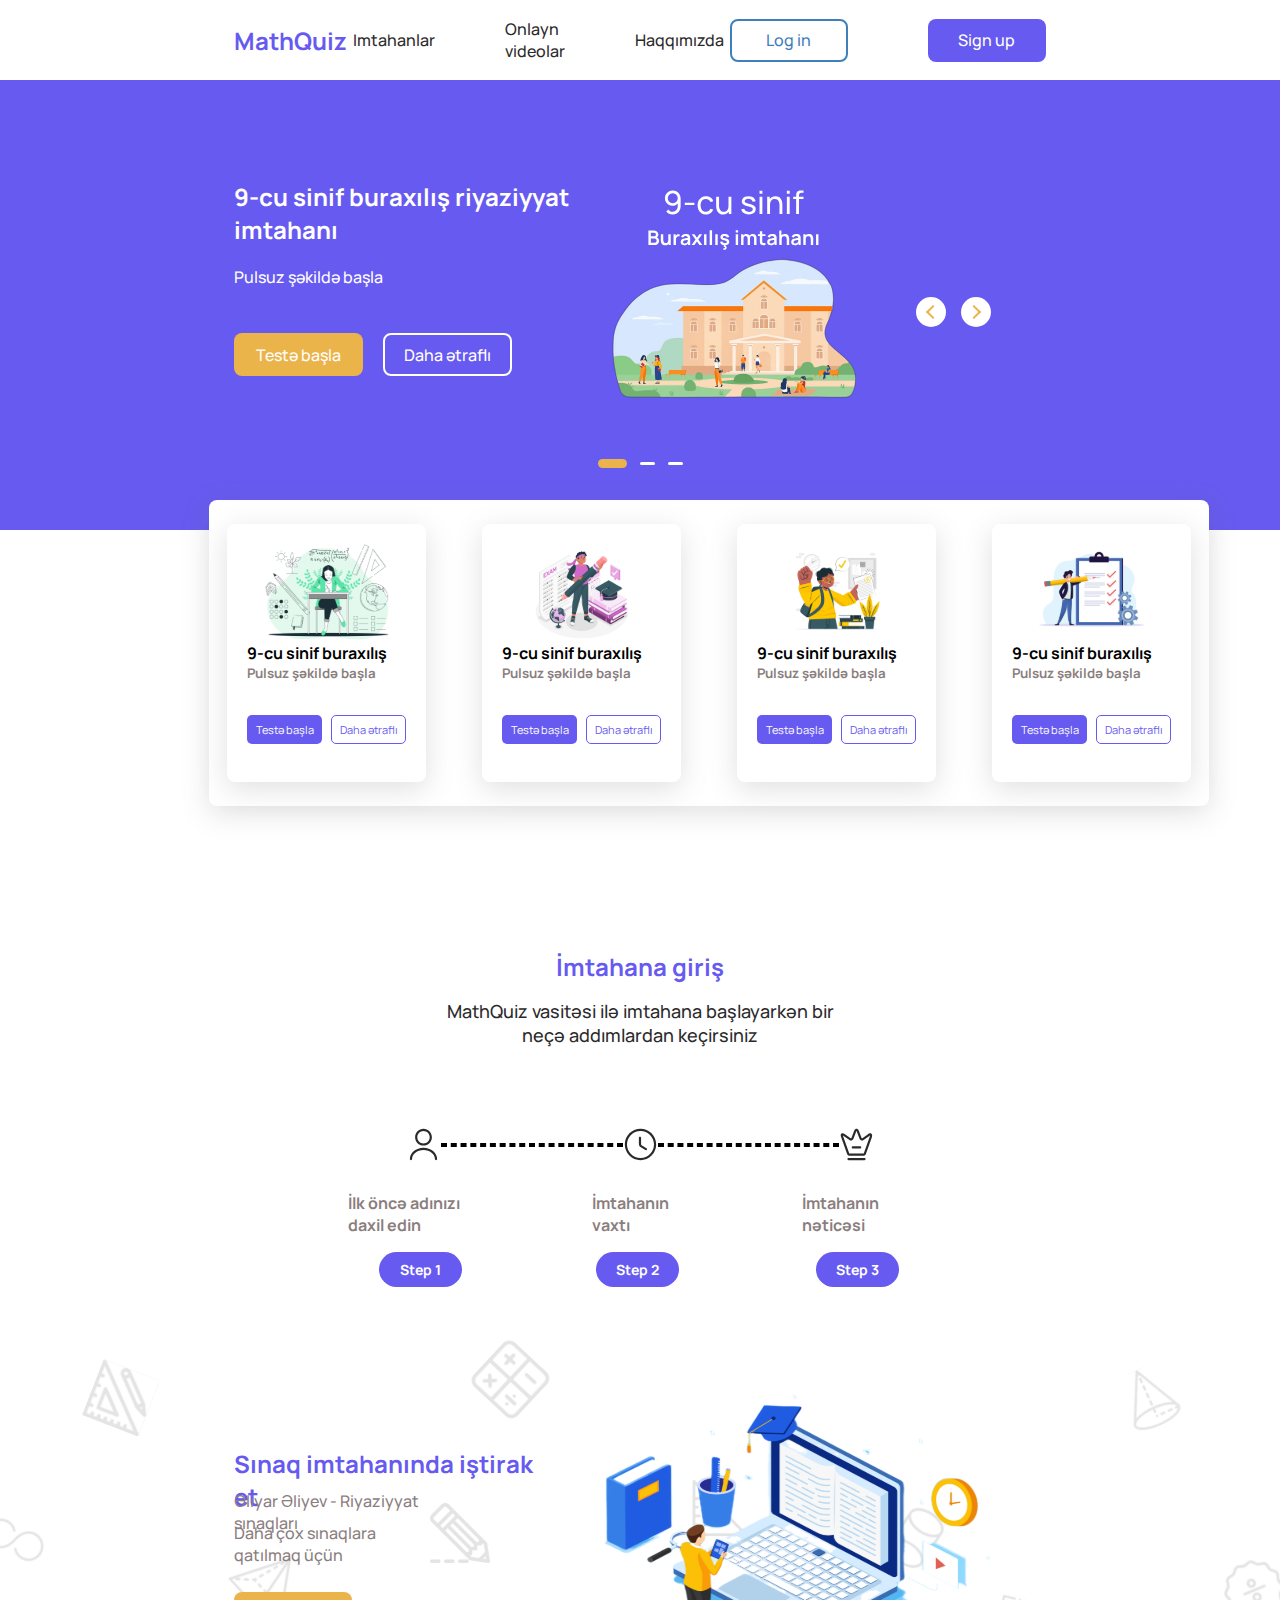
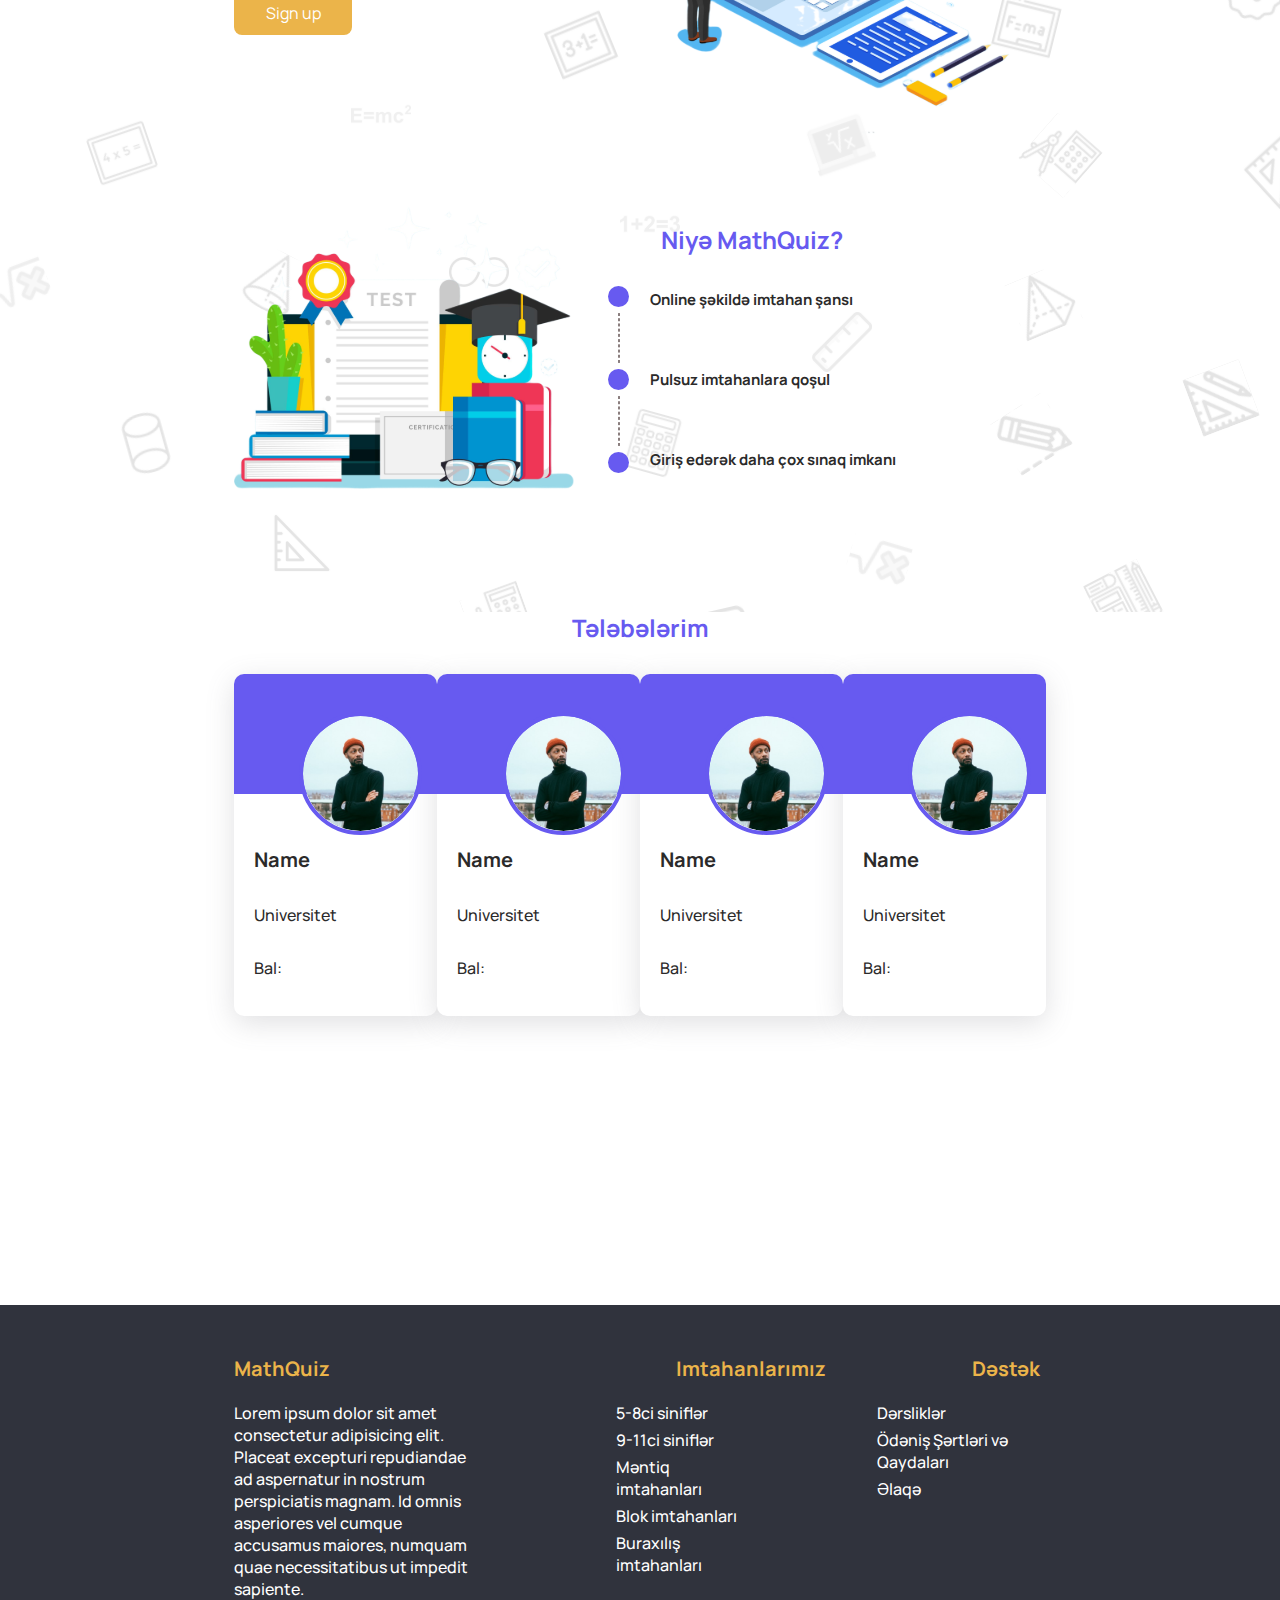
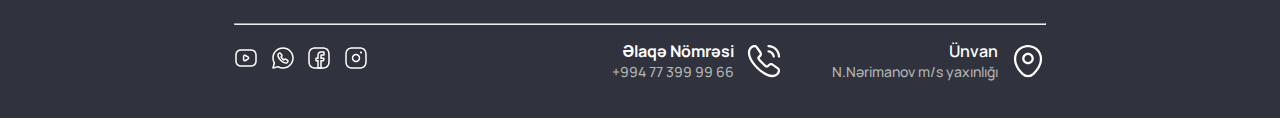
<file: index.html>
<!DOCTYPE html>
<html lang="en">
  <head>
    <meta charset="UTF-8" />
    <meta http-equiv="X-UA-Compatible" content="IE=edge" />
    <meta name="viewport" content="width=device-width, initial-scale=1.0" />
    <link
      rel="stylesheet"
      href="https://cdnjs.cloudflare.com/ajax/libs/font-awesome/6.4.0/css/all.min.css"
      integrity="sha512-iecdLmaskl7CVkqkXNQ/ZH/XLlvWZOJyj7Yy7tcenmpD1ypASozpmT/E0iPtmFIB46ZmdtAc9eNBvH0H/ZpiBw=="
      crossorigin="anonymous"
      referrerpolicy="no-referrer"
    />
    <link rel="stylesheet" href="./css/style.css" />
    <title>Math Quiz</title>
  </head>
  <body>
    <header>
    <h4>MathQuiz</h4>
      <ul>
        <li><a href="#">Imtahanlar</a></li>
        <li><a href="#">Onlayn videolar</a></li>
        <li><a href="#">Haqqımızda</a></li>
      </ul>
      <div>
        <button class="button login" onclick="login()">Log in</button>
        <button class="button signUp" onclick="signUp()">Sign up</button>
      </div>
    </header>
    <main>
      <div class="mainTop">
        <div class="container">
          <div>
            <div>
              <h4>9-cu sinif buraxılış riyaziyyat imtahanı</h4>
              <h5>Pulsuz şəkildə başla</h5>
              <div>
                <button class="button test">Testə başla</button>
                <button class="button about">Daha ətraflı</button>
              </div>
            </div>
            <div>
              <img src="./svg/Frame 14.svg" alt="" />
              <div>
                <button class="arrowButton A"><div></div></button>
                <button class="arrowButton B"><div></div></button>
              </div>
            </div>
          </div>
          <div>
            <div></div>
            <div></div>
            <div></div>
          </div>
        </div>
      </div>
      <div class="mainCards">
        <div class="card">
          <div><img src="./svg/7618695 1.svg" alt="1" /></div>
          <h4>9-cu sinif buraxılış</h4>
          <h5>Pulsuz şəkildə başla</h5>
          <div>
            <button class="buttonCard C">Testə başla</button>
            <button class="buttonCard D">Daha ətraflı</button>
          </div>
        </div>
        <div class="card">
          <div><img src="./svg/7559125 1.svg" alt="1" /></div>
          <h4>9-cu sinif buraxılış</h4>
          <h5>Pulsuz şəkildə başla</h5>
          <div>
            <button class="buttonCard C">Testə başla</button>
            <button class="buttonCard D">Daha ətraflı</button>
          </div>
        </div>
        <div class="card">
          <div><img src="./svg/5366119 1.svg" alt="1" /></div>
          <h4>9-cu sinif buraxılış</h4>
          <h5>Pulsuz şəkildə başla</h5>
          <div>
            <button class="buttonCard C">Testə başla</button>
            <button class="buttonCard D">Daha ətraflı</button>
          </div>
        </div>
        <div class="card">
          <div><img src="./svg/2136912 1.svg" alt="1" /></div>
          <h4>9-cu sinif buraxılış</h4>
          <h5>Pulsuz şəkildə başla</h5>
          <div>
            <button class="buttonCard C">Testə başla</button>
            <button class="buttonCard D">Daha ətraflı</button>
          </div>
        </div>
      </div>
      <div class="stepsTop">
        <h4>İmtahana giriş</h4>
        <h5>
          MathQuiz vasitəsi ilə imtahana başlayarkən bir neçə addımlardan
          keçirsiniz
        </h5>
      </div>
      <div class="steps">
        <div class="stepImage">
          <img src="./svg/user.svg" alt="user" />
          <div class="line"></div>
          <img src="./svg/clock.svg" alt="time" />
          <div class="line"></div>
          <img src="./svg/crown-2.svg" alt="result" />
        </div>
        <div class="step">
          <div class="stepTitle" id="user">
            <h5>İlk öncə adınızı daxil edin</h5>
            <button class="stepButton" onclick="signUp()">Step 1</button>
          </div>
          <div class="stepTitle" id="time">
            <h5>İmtahanın vaxtı</h5>
            <button class="stepButton">Step 2</button>
          </div>
          <div class="stepTitle" id="crown">
            <h5>İmtahanın nəticəsi</h5>
            <button class="stepButton">Step 3</button>
          </div>
        </div>
      </div>
      <div class="mainCenter">
        <div class="mainCenterContainer">
          <div class="join">
            <div>
              <h4>Sınaq imtahanında iştirak et</h4>
              <h5>Əliyar Əliyev - Riyaziyyat sınaqları</h5>
              <h6>Daha çox sınaqlara qatılmaq üçün</h6>
              <button class="button" onclick="signUp()">Sign up</button>
            </div>
            <img src="./svg/2293220 1.svg" />
          </div>
          <div class="why">
            <img src="./svg/3964546 1.svg" />
            <div>
              <h4>Niyə MathQuiz?</h4>
              <div>
                <div class="whyImages">
                  <div class="circle"></div>
                  <div class="whyLine"></div>
                  <div class="circle"></div>
                  <div class="whyLine"></div>
                  <div class="circle"></div>
                </div>
                <div class="whyItems">
                  <h5>Online şəkildə imtahan şansı</h5>
                  <h5>Pulsuz imtahanlara qoşul</h5>
                  <h5>Giriş edərək daha çox sınaq imkanı</h5>
                </div>
              </div>
            </div>
          </div>
          <div class="students">
            <h5>Tələbələrim</h5>
            <div>
              <div class="studentsCard">
                <div>
                  <img src="./svg/Frame 146.svg" />
                </div>
                <div>
                  <h4>Name</h4>
                  <h5>Universitet</h5>
                  <h5>Bal:</h5>
                </div>
              </div>
              <div class="studentsCard">
                <div>
                  <img src="./svg/Frame 146.svg" />
                </div>
                <div>
                  <h4>Name</h4>
                  <h5>Universitet</h5>
                  <h5>Bal:</h5>
                </div>
              </div>
              <div class="studentsCard">
                <div>
                  <img src="./svg/Frame 146.svg" />
                </div>
                <div>
                  <h4>Name</h4>
                  <h5>Universitet</h5>
                  <h5>Bal:</h5>
                </div>
              </div>
              <div class="studentsCard">
                <div>
                  <img src="./svg/Frame 146.svg" />
                </div>
                <div>
                  <h4>Name</h4>
                  <h5>Universitet</h5>
                  <h5>Bal:</h5>
                </div>
              </div>
            </div>
          </div>
        </div>
      </div>
    </main>
    <footer>
      <div class="footerContainer">
        <div>
          <div>
            <h4>MathQuiz</h4>
            <h4>Imtahanlarımız</h4>
            <h4>Dəstək</h4>
          </div>
          <div>
            <p>
              Lorem ipsum dolor sit amet consectetur adipisicing elit. Placeat
              excepturi repudiandae ad aspernatur in nostrum perspiciatis
              magnam. Id omnis asperiores vel cumque accusamus maiores, numquam
              quae necessitatibus ut impedit sapiente.
            </p>
            <ul>
              <li><a href="#">5-8ci siniflər</a></li>
              <li><a href="#">9-11ci siniflər</a></li>
              <li><a href="#">Məntiq imtahanları</a></li>
              <li><a href="#">Blok imtahanları</a></li>
              <li><a href="#">Buraxılış imtahanları</a></li>
            </ul>
            <ul>
              <li><a href="#">Dərsliklər</a></li>
              <li><a href="#">Ödəniş Şərtləri və Qaydaları</a></li>
              <li><a href="#">Əlaqə</a></li>
            </ul>
          </div>
        </div>
        <hr />
        <div class="footerBottom">
          <div class="icons">
            <a href="#"><img src="./svg/youtube.svg" alt="youtube" /></a>
            <a href="#"><img src="./svg/whatsapp.svg" alt="whatsapp" /></a>
            <a href="#"><img src="./svg/facebook.svg" alt="facebook" /></a>
            <a href="#"><img src="./svg/instagram.svg" alt="instagram" /></a>
          </div>
          <div>
            <div class="telephone">
              <div>
                <h4>Əlaqə Nömrəsi</h4>
                <h5>+994 77 399 99 66</h5>
              </div>
              <img src="./svg/call-calling.svg" alt="telephone" />
            </div>
            <div class="location">
              <div>
                <h4>Ünvan</h4>
                <h5>N.Nərimanov m/s yaxınlığı</h5>
              </div>
              <img src="./svg/location.svg" alt="location" />
            </div>
          </div>
        </div>
      </div>
    </footer>
    <script src="./js/app.js"></script>
  </body>
</html>
</file>
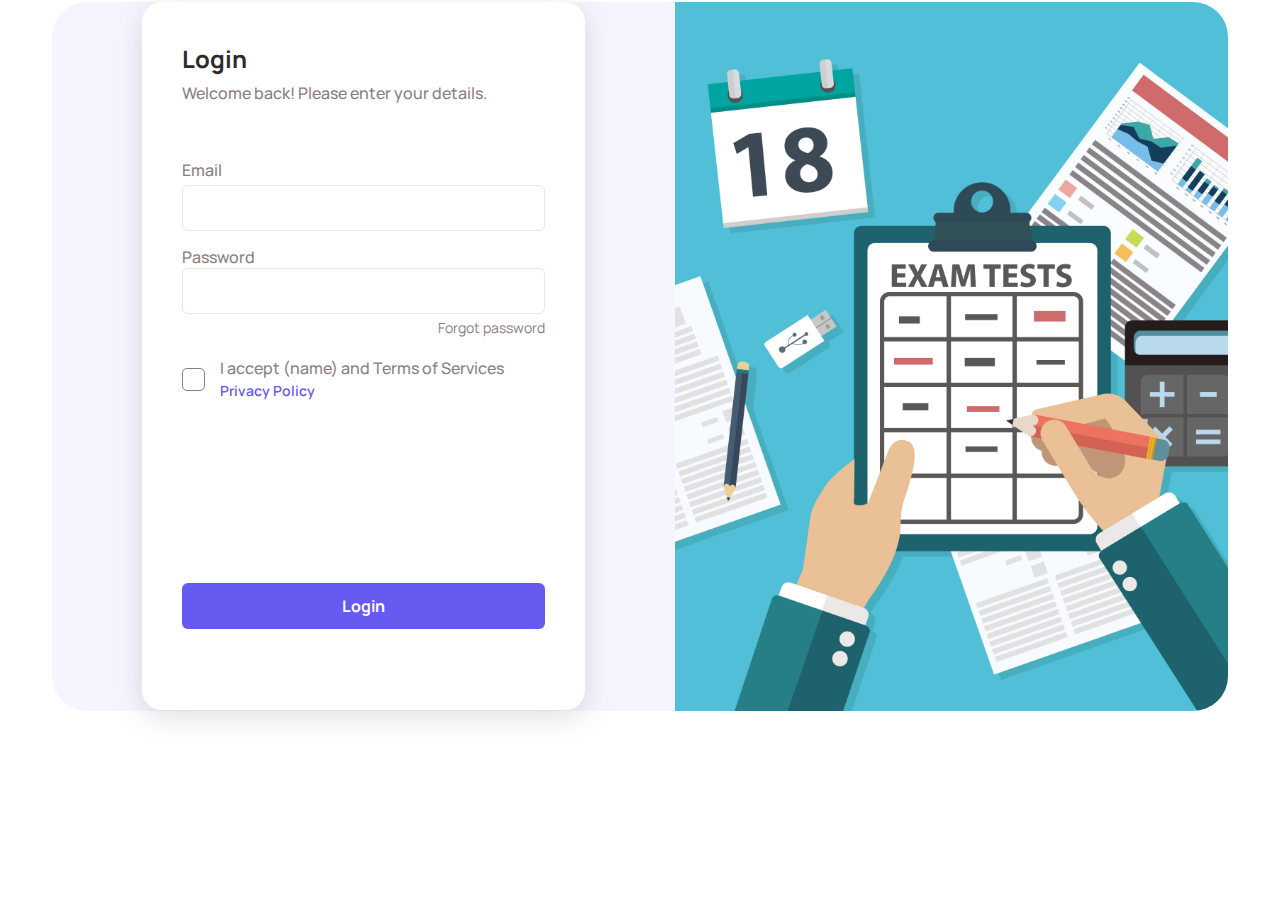
<file: login.html>
<!DOCTYPE html>
<html lang="en">
  <head>
    <meta charset="UTF-8" />
    <meta http-equiv="X-UA-Compatible" content="IE=edge" />
    <meta name="viewport" content="width=device-width, initial-scale=1.0" />
    <link
      rel="stylesheet"
      href="https://cdnjs.cloudflare.com/ajax/libs/font-awesome/6.4.0/css/all.min.css"
      integrity="sha512-iecdLmaskl7CVkqkXNQ/ZH/XLlvWZOJyj7Yy7tcenmpD1ypASozpmT/E0iPtmFIB46ZmdtAc9eNBvH0H/ZpiBw=="
      crossorigin="anonymous"
      referrerpolicy="no-referrer"
    />
    <link rel="stylesheet" href="./css/login.css" />
    <title>Login</title>
  </head>
  <body> 
    <div class="container">
      <div>
        <h4>Login</h4>
        <h5>Welcome back! Please enter your details.</h5>
        <h6>Email</h6>
        <input type="email" id="email" />
        <h6>Password</h6>
        <div class="password">
          <input type="text" id="password" />
          <i class="fa-regular fa-eye" style="color: #8a7e7e"></i>
        </div>
        <div class="help">
            <a href="#">Forgot password</a>
        </div>
        <font class="privacy">
          <button class="checkbox" onclick="checked()">
            <i class="fa-solid fa-check"></i>
          </button>
          <div>
            <h4>I accept (name) and Terms of Services</h4>
            <a href="#">Privacy Policy</a>
          </div>
        </font>
        <button class="button" id="login">Login</button>

      </div>
      <img src="./svg/OM6UUZ0 1 (1).svg" />
    </div>
    <script src="./js/login.js"></script>
  </body>
</html>
</file>
<file: css/style.css>
/* !RESET */
@import url('https://fonts.googleapis.com/css2?family=Manrope:wght@500&display=swap');

* {
    margin: 0;
    padding: 0;
    box-sizing: border-box;
    text-decoration: none;
    list-style: none;
    font-family: 'Manrope', sans-serif;
}

/* !Header */
header {
    width: 90%;
    margin: 0 auto;
    padding: 20px 170px;
    height: 80px;
    display: flex;
    justify-content: space-between;
    align-items: center;
}

header>h4 {
    color: #675AF0;
    font-weight: 700;
    font-size: 24px;
}

header>ul {
    width: 45%;
    display: flex;
    justify-content: center;
    gap: 70px;
    align-items: center;
}

header>ul>li>a {
    color: #2B2A2A;
    font-size: 16px;
    font-weight: 500;
    transition: 0.5s;
}

header>ul>li>a:hover {
    color: #675AF0;
    font-size: 18px;
    margin: 10px;
}

header>div {
    display: flex;
    align-items: center;
    gap: 80px;
}

.button {
    width: 118px;
    height: 43px;
    border-radius: 8px;
    font-size: 16px;
    cursor: pointer;
    font-weight: 500;
    transition: 0.3s;
}

.login {
    color: #3F80BB;
    background-color: white;
    border: #3F80BB solid 2px;
}

.login:hover {
    color: white;
    background-color: #675AF0;
    border: none;
}

.signUp {
    color: white;
    background-color: #675AF0;
    border: none;
}

.signUp:hover {
    border: #EBB44A solid 1.36px;
    background-color: #EBB44A;
}

/* !Main Top */
.mainTop {
    background-color: #675AF0;
    width: 100%;
    height: 450px;
}

.container {
    width: 90%;
    margin: 0 auto;
    padding: 0 170px;
}

.container>div:nth-child(1) {
    display: flex;
    justify-content: space-between;
    padding-top: 100px;
}

.container>div:nth-child(1)>div:nth-child(1)>h4 {
    color: #FFFFFF;
    width: 338px;
    font-size: 24px;
    font-weight: 700;
    margin-bottom: 20px;
}

.container>div:nth-child(1)>div:nth-child(1)>h5 {
    color: #FFFFFF;
    width: 150px;
    font-size: 16px;
    font-weight: 500;
    margin-bottom: 45px;
}

.container>div:nth-child(1)>div:nth-child(1)>div {
    display: flex;
    gap: 20px;
}

.test {
    width: 129px;
    background-color: #EBB44A;
    border: none;
    color: #FFFFFF;
}

.test:hover {
    background-color: #675AF0;
    border: #EBB44A solid 2px;
    font-weight: 800;
    color: #EBB44A;
}

.about {
    width: 129px;
    background-color: #675AF0;
    border: #FFFFFF solid 2px;
    color: #FFFFFF;
}

.about:hover {
    background-color: #FFFFFF;
    border: #675AF0 solid 2px;
    color: #675AF0;
}

.container>div:nth-child(1)>div:nth-child(2) {
    display: flex;
    gap: 50px;
    align-items: center;
    margin-right: 55px;
}

.arrowButton {
    width: 30px;
    height: 30px;
    border-radius: 50%;
    display: flex;
    justify-content: center;
    align-items: center;
    border: none;
    background-color: #FFFFFF;
    cursor: pointer;
    transition: 0.3s;
}

.arrowButton:hover {
    opacity: 0.8;
}

.A>div {
    width: 10px;
    height: 10px;
    border-top: #EBB44A solid 2px;
    border-left: #EBB44A solid 2px;
    transform: rotate(-45deg);
    margin-left: 4px;
}

.B>div {
    width: 10px;
    height: 10px;
    border-top: #EBB44A solid 2px;
    border-right: #EBB44A solid 2px;
    transform: rotate(45deg);
    margin-right: 4px;
}

.container>div:nth-child(1)>div:nth-child(2)>div {
    display: flex;
    gap: 15px;
}

.container>div:nth-child(2)>div {
    width: 15px;
    height: 3px;
    border-radius: 24px;
    background-color: #FFFFFF;
    transition: 0.4s;
    cursor: pointer;
}

.container>div:nth-child(2) {
    display: flex;
    justify-content: center;
    align-items: center;
    margin-top: 15px;
    gap: 13px;
}

.container>div:nth-child(2)>div:nth-child(1) {
    width: 29px;
    height: 9px;
    background-color: #EBB44A;
}

.container>div:nth-child(2)>div:hover {
    width: 29px;
    height: 9px;
    background-color: #EBB44A;
}

/* !Main Cards */
.container {
    position: relative;
}

.mainCards {
    width: 1000px;
    height: 306px;
    box-shadow: rgba(100, 100, 111, 0.2) 0px 7px 29px 0px;
    left: 15%;
    margin-left: 17px;
    top: 500px;
    position: absolute;
    background-color: #FFFFFF;
    border-radius: 8px;
    display: flex;
    align-items: center;
    justify-content: center;
    gap: 56px;
}

.card {
    width: 199px;
    height: 258px;
    background-color: #FFFFFF;
    box-shadow: rgba(100, 100, 111, 0.2) 0px 7px 29px 0px;
    border-radius: 8px;
    padding: 20px;
}

.card>h5 {
    color: #8A7E7E;
    margin-bottom: 33px;
}

.buttonCard {
    width: 75px;
    height: 29px;
    border-radius: 5px;
    font-size: 11px;
    font-weight: 400;
    cursor: pointer;
    transition: 0.3s;
}

.C {
    color: white;
    background-color: #675AF0;
    border: none;
}

.C:hover {
    font-weight: 700;
    background-color: #EBB44A;
    border: #EBB44A solid 1.36px;
}

.D {
    color: #675AF0;
    background-color: #FFFFFF;
    border: #675AF0 solid 1.36px;
}

.D:hover {
    color: white;
    background-color: #675AF0;
    border: none;
}

.card>div {
    display: flex;
    justify-content: center;
    align-items: center;
    gap: 9px;
}

/* !Main Steps */
.stepsTop {
    margin: 0 auto;
    margin-top: 400px;
    width: 90%;
    padding: 20px 170px;
    display: flex;
    flex-direction: column;
    justify-content: center;
    align-items: center;
}

.stepsTop>h4 {
    color: #675AF0;
    font-weight: 700;
    font-size: 24px;
}

.stepsTop>h5 {
    margin-top: 16px;
    font-size: 18px;
    width: 433px;
    font-weight: 500;
    text-align: center;
    color: #2B2A2A;
}

.steps {
    margin: 0 auto;
    width: 80%;
    padding: 20px 220px;
    display: flex;
    justify-content: space-between;
    align-items: center;
    flex-direction: column;
    position: relative;
    margin-bottom: 30px;
}

.stepTitle {
    margin-top: 30px;
    display: flex;
    flex-direction: column;
    justify-content: space-around;
    align-items: center;
}

.stepTitle>img {
    margin-bottom: 26px;
}

.stepTitle>h5 {
    color: #8A7E7E;
    font-weight: 700;
    font-size: 16px;
}

.stepButton {
    width: 83px;
    height: 35px;
    background-color: #675AF0;
    color: white;
    font-weight: 700;
    font-size: 14px;
    border-radius: 52px;
    margin-top: 16px;
    border: none;
    cursor: pointer;
    transition: 0.3s;
}

.stepButton:hover {
    border: #EBB44A solid 1.36px;
    background-color: #EBB44A;
    font-weight: 900;
}

.step {
    width: 100%;
    gap: 100px;
    display: flex;
    margin: 0 auto;
    justify-content: space-around;
    align-items: center;
}

.line {
    width: 193px;
    height: 1px;
    border: 2px dashed;
}

.stepImage {
    width: 80%;
    margin: 0 auto;
    margin-top: 40px;
    display: flex;
    justify-content: space-around;
    align-items: center;
}

#time {
    margin-right: 20px;
}

#crown {
    margin-right: 20px;
}

/*! Main Center */
.mainCenter {
    width: 100%;
    height: 875px;
    background-image: url("../svg/Desktop - 1.svg");
}

.mainCenterContainer {
    width: 90%;
    margin: 0 auto;
    padding: 0 170px;
}

/* !Join */
.join {
    display: flex;
    justify-content: space-between;
    align-items: center;
}

.join>div {
    display: flex;
    flex-direction: column;
    gap: 10px;
}

.join>div>h4 {
    width: 325px;
    color: #675AF0;
    font-weight: 700;
    font-size: 24px;
    height: 33px;
}

.join>div>h5 {
    width: 249px;
    height: 22px;
    font-weight: 500;
    font-size: 16px;
    color: #8A7E7E;
}

.join>div>h6 {
    width: 210px;
    height: 44px;
    font-weight: 500;
    font-size: 16px;
    color: #8A7E7E;
}

.join>div>button {
    background-color: #EBB44A;
    border: none;
    color: #FFFFFF;
    font-size: 16px;
    font-weight: 400;
    transition: 0.3s;
    margin-top: 16px;
}

.join>div>button:hover {
    opacity: 0.8;
    background-color: #675AF0;
}

/*! Why  */
.why {
    display: flex;
    justify-content: space-between;
    align-items: center;
    margin-right: 150px;
}

.why>div {
    display: flex;
    flex-direction: column;
    gap: 30px;
    align-items: center;
}

.why>div>h4 {
    color: #675AF0;
    font-weight: 700;
    font-size: 24px;
}

.whyImages {
    display: flex;
    align-items: center;
    flex-direction: column;
    gap: 6px;
}

.whyLine {
    height: 50px;
    width: 1px;
    border: 1px dashed #8A7E7E;
    border-radius: 8px;
}

.circle {
    width: 21px;
    height: 21px;
    border: none;
    border-radius: 50%;
    background-color: #675AF0;
}

.why>div>div {
    display: flex;
    justify-content: center;
    align-items: center;
    gap: 21px;
}

.whyItems {
    display: flex;
    flex-direction: column;
    gap: 60px;
    font-size: 18px;
    color: #2B2A2A;
    font-weight: 900;
}

/*!Students */
.students {
    margin-top: 60px;
    height: 401px;
    margin-bottom: 193px;
}

.students>h5 {
    color: #675AF0;
    font-size: 24px;
    text-align: center;
    margin-bottom: 30px;
}

.students>div {
    display: flex;
    justify-content: space-between;
    align-items: center;
}

.studentsCard {
    width: 235px;
    height: 342px;
    background-color: #FFFFFF;
    box-shadow: rgba(100, 100, 111, 0.2) 0px 7px 29px 0px;
    border-radius: 10px;
    margin-bottom: 193px;
}

.studentsCard>div:nth-child(1) {
    height: 120px;
    background-color: #675AF0;
    border-radius: 10px 10px 0 0;
    position: relative;
}

.studentsCard>div:nth-child(1)>img {
    position: absolute;
    left: 65px;
    top: 38px;
    border: 4px solid #675AF0;
    border-radius: 50%;
}

.studentsCard>div:nth-child(2) {
    display: flex;
    flex-direction: column;
    gap: 31px;
    padding: 52px 20px 32px 20px;
}

.studentsCard>div:nth-child(2)>h4 {
    font-weight: 700;
    font-size: 20px;
    color: #2B2A2A;
}

.studentsCard>div:nth-child(2)>h5 {
    font-weight: 500;
    font-size: 16px;
    color: #2B2A2A;
}

/* !Footer */
footer {
    margin-top: 693px;
    background-color: #30333D;
    height: 413px;
}
.footerContainer {
    width: 90%;
    margin: 0 auto;
    padding: 50px 170px;
}

.footerContainer>div:nth-child(1)>div:nth-child(1) {
    display: flex;
    align-items: center;
    gap: 146px;
    color: #EBB44A;
    font-size: 20px;
    font-weight: 600;
}

.footerContainer>div:nth-child(1)>div:nth-child(1)>h4:nth-child(1) {
    margin-right: 200px;
}

.footerContainer>div:nth-child(1)>div:nth-child(2) {
    display: flex;
    margin-top: 20px;
    gap: 137px;
}

.footerContainer>div:nth-child(1)>div:nth-child(2)>p {
    width: 299px;
    height: 154px;
    font-size: 16px;
    font-weight: 500;
    color: #FFFFFF;
}
.footerContainer>div:nth-child(1)>div:nth-child(2) > ul > li > a {
    color: #FFFFFF;
    font-size: 16px;
    font-weight: 500;
    transition: 0.4s;
}
.footerContainer>div:nth-child(1)>div:nth-child(2) > ul > li > a:hover{
    color:#675AF0;
}
.footerContainer>div:nth-child(1)>div:nth-child(2) > ul{
    display: flex;
    flex-direction: column;
    gap: 5px;
}
.footerContainer>div:nth-child(1)>div:nth-child(2) > ul:nth-child(2) {
    margin-right: -2px;
}

.footerContainer>hr{
    margin-top: 47px;
}
.footerBottom{
    display: flex;
    justify-content: space-between;
    align-items: center;
    margin-top: 15px;
}
.footerBottom > div:nth-child(2){
    display: flex;
    gap: 50px;
}
.icons{
    display: flex;
    gap: 12.5px;
}
.icons > img{
    cursor: pointer;
} 
.telephone{
    display: flex;
    align-items: center;
    gap: 12px;
}
.telephone,.location >  div > h4{
    color:  #FFFFFF;
    text-align: end;
    font-weight: 600;
    font-size: 16px;
}
.telephone >  div > h5{
    font-weight: 500;
    font-size: 14px;
    color: #B4B4B4;
}
.location >  div > h5{
    font-weight: 500;
    font-size: 14px;
    color: #B4B4B4;
}
.location{
    display: flex;
    align-items: center;
    gap: 12px;
}

/*! Responsive  */
</file>
<file: css/login.css>
/* !RESET */
@import url('https://fonts.googleapis.com/css2?family=Manrope:wght@500&display=swap');
* {
    margin: 0;
    padding: 0;
    box-sizing: border-box;
    text-decoration: none;
    list-style: none;
    font-family: 'Manrope', sans-serif;
}
/*!Container */
.container{
    margin: 2px 52px;
    border-radius: 35px;
    height: 709px;
    background-color: #F5F5FF;
    display: flex;
    justify-content: space-between;
}
.container> div{
    width: 485px;
    height: 708px;
    background-color: #FFFFFF;
    border-radius: 20px;
    box-shadow: rgba(100, 100, 111, 0.2) 0px 7px 29px 0px;
    margin:  0px 90px;
    padding: 40px;
}
.container > img{
    border-radius:  0 35px 35px 0  ;
    width: 50%;
    height: 709px;
}
.container> div > h4{
    font-size: 24px;
    font-weight: 700;
    color:#2B2A2A;
    margin-bottom: 7px;
}
.container> div > h5{
    font-size: 16px;
    font-weight: 500;
    color:#8A7E7E;
    margin-bottom: 55px;
}
.container> div > h6{
    font-weight: 500;
    color: #8A7E7E;
    font-size: 16px;
}

/* all inputs */
.container> div  input{
    width: 100%;
    height: 46px;
    border-radius: 6px;
    border:#E7E7E7 1px solid ;
    padding:10px;
    font-size: 16px;
}

/* checkboxes */
.checkbox{
    cursor: pointer;
    width: 23px;
    height: 23px;
    border: #8A7E7E solid 1px;
    border-radius: 5px;
    display: flex;
    align-items:center;
    justify-content: center;
    background-color: white;
    transition: 0.3s;
}
.checkbox:hover{
    opacity: 0.9;
}
/* .checkbox:focus{
    background-color: cyan;
    border: none;
} */
.checked{
    background-color: cyan;
    border: none;
}
.fa-check{
    color:white;
}
#email{
    margin-top: 4px;
    margin-bottom: 15px;
}
/* !passwords */
.password{
    position: relative;
    width: 100%;
    height: 46px;
    margin-bottom: 4px;
}
.password > i{
    position: absolute;
    top: 11px;
    width: 24px;
    height: 24px;
    cursor: pointer;
    right: 15px;
    display: flex;
    align-items: center;
    justify-content: center;
}
.privacy{
    display: flex;
    align-items:center;
    gap: 15px;
    margin-bottom: 182px;
}
.privacy > div > h4 {
    font-size: 16px;
    color: #8A7E7E;
    font-weight: 500;
}
.privacy>div > a{
    color:#675AF0;
    font-size: 14px;
    font-weight: 600;    
}
.help{
    display: flex;
    width: 100%;
    justify-content: end;
    align-items:center;
    margin-bottom: 20px;
}
.help > a{
    color:#8A7E7E;
    font-size: 14px;
    font-weight: 400;
}
/*! Buttons */

#login{
    background-color: #675AF0;
    color: #FFFFFF;
    font-weight: 700;
    width: 100%;
    height:46px;
    border-radius: 6px;
    font-size: 16px;
    border: none;
    cursor: pointer;
}
#login:active{
    opacity: 0.8;
}
</file>
